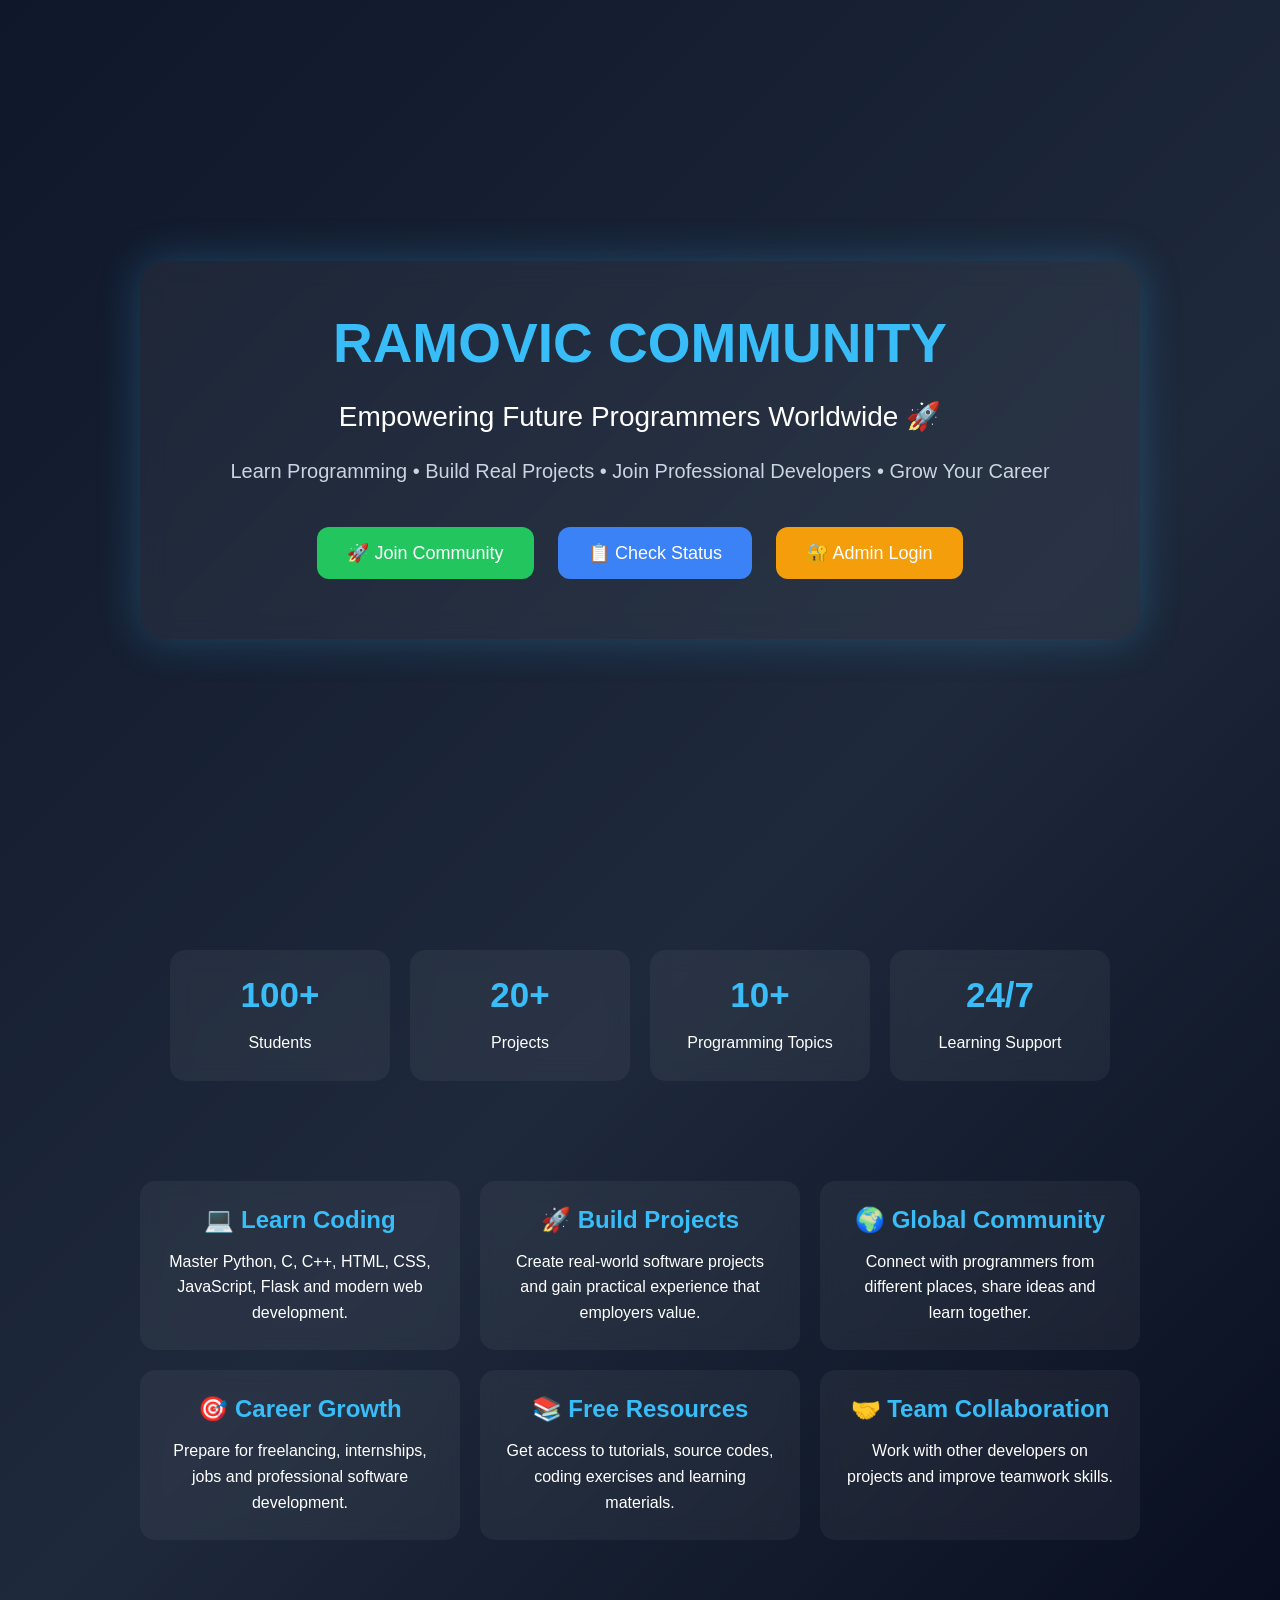
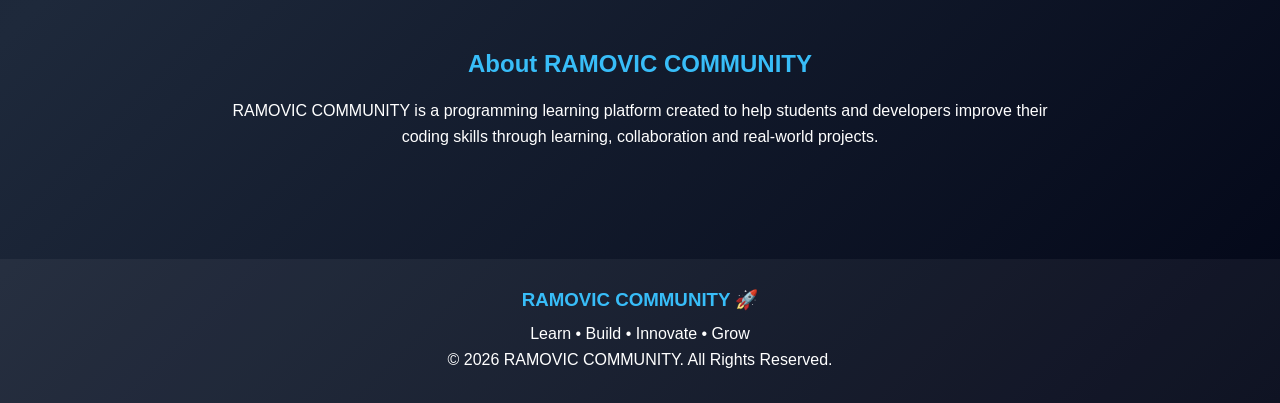
<file: templates/index.html>
<!DOCTYPE html>
<html lang="en">

<head>
<meta charset="UTF-8">
<meta name="viewport" content="width=device-width, initial-scale=1.0">

<title>RAMOVIC PROGRAMMING COMMUNITY</title>

<link rel="stylesheet" href="/static/style.css">

</head>

<body>

<section class="hero">

<div class="overlay">

<h1 class="title">
RAMOVIC COMMUNITY
</h1>

<p class="subtitle">
Empowering Future Programmers Worldwide 🚀
</p>

<p class="description">
Learn Programming • Build Real Projects • Join Professional Developers • Grow Your Career
</p>

<div class="buttons">

<a href="/register">
<button class="join-btn">
🚀 Join Community
</button>
</a>

<a href="/check-status">
<button class="status-btn">
📋 Check Status
</button>
</a>

<a href="/login">
<button class="admin-btn">
🔐 Admin Login
</button>
</a>

</div>

</div>

</section>

<section class="stats">

<div class="stat-box">
<h2>100+</h2>
<p>Students</p>
</div>

<div class="stat-box">
<h2>20+</h2>
<p>Projects</p>
</div>

<div class="stat-box">
<h2>10+</h2>
<p>Programming Topics</p>
</div>

<div class="stat-box">
<h2>24/7</h2>
<p>Learning Support</p>
</div>

</section>

<section class="features">

<div class="card">
<h2>💻 Learn Coding</h2>

<p>
Master Python, C, C++, HTML, CSS, JavaScript,
Flask and modern web development.
</p>

</div>

<div class="card">

<h2>🚀 Build Projects</h2>

<p>
Create real-world software projects and
gain practical experience that employers value.
</p>

</div>

<div class="card">

<h2>🌍 Global Community</h2>

<p>
Connect with programmers from different places,
share ideas and learn together.
</p>

</div>

<div class="card">

<h2>🎯 Career Growth</h2>

<p>
Prepare for freelancing, internships,
jobs and professional software development.
</p>

</div>

<div class="card">

<h2>📚 Free Resources</h2>

<p>
Get access to tutorials, source codes,
coding exercises and learning materials.
</p>

</div>

<div class="card">

<h2>🤝 Team Collaboration</h2>

<p>
Work with other developers on projects
and improve teamwork skills.
</p>

</div>

</section>

<section class="about">

<h2>About RAMOVIC COMMUNITY</h2>

<p>
RAMOVIC COMMUNITY is a programming learning platform
created to help students and developers improve their
coding skills through learning, collaboration and
real-world projects.
</p>

</section>

<footer>

<h3>RAMOVIC COMMUNITY 🚀</h3>

<p>
Learn • Build • Innovate • Grow
</p>

<p>
© 2026 RAMOVIC COMMUNITY. All Rights Reserved.
</p>

</footer>

</body>

</html>
</file>
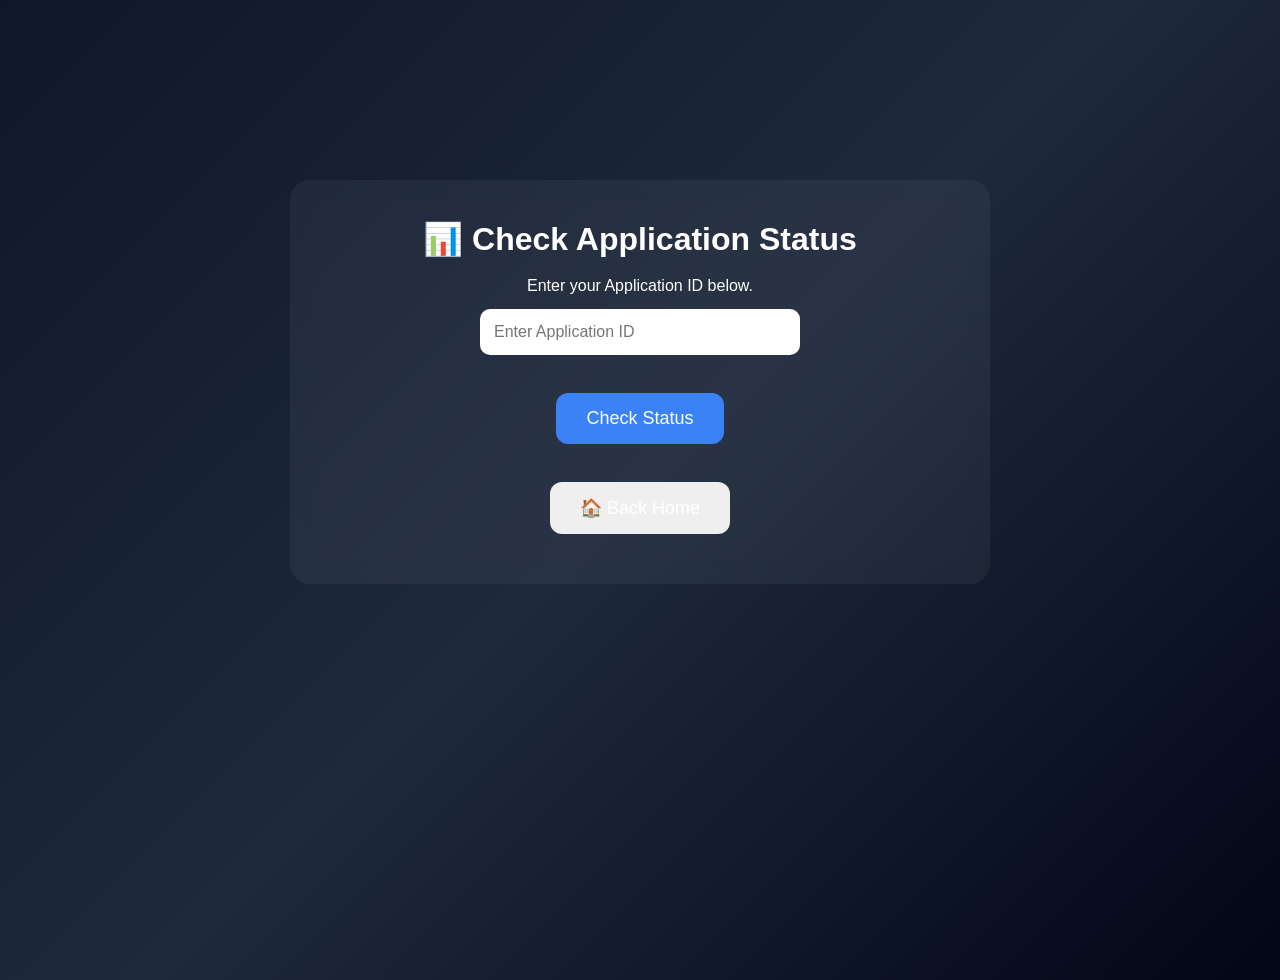
<file: templates/check_status.html>
<!DOCTYPE html>
<html>
<head>
<meta charset="UTF-8">
<meta name="viewport" content="width=device-width, initial-scale=1.0">

<title>Check Status</title>

<link rel="stylesheet" href="/static/style.css">
</head>

<body>

<div class="container">

<div class="status-card">

<h1>📊 Check Application Status</h1>

<p>
Enter your Application ID below.
</p>

<form method="POST" action="/search">

<input
type="number"
name="applicant_id"
placeholder="Enter Application ID"
required>

<br><br>

<button type="submit" class="status-btn">
Check Status
</button>

</form>

<br>

<a href="/">
<button>
🏠 Back Home
</button>
</a>

</div>

</div>

</body>
</html>
</file>
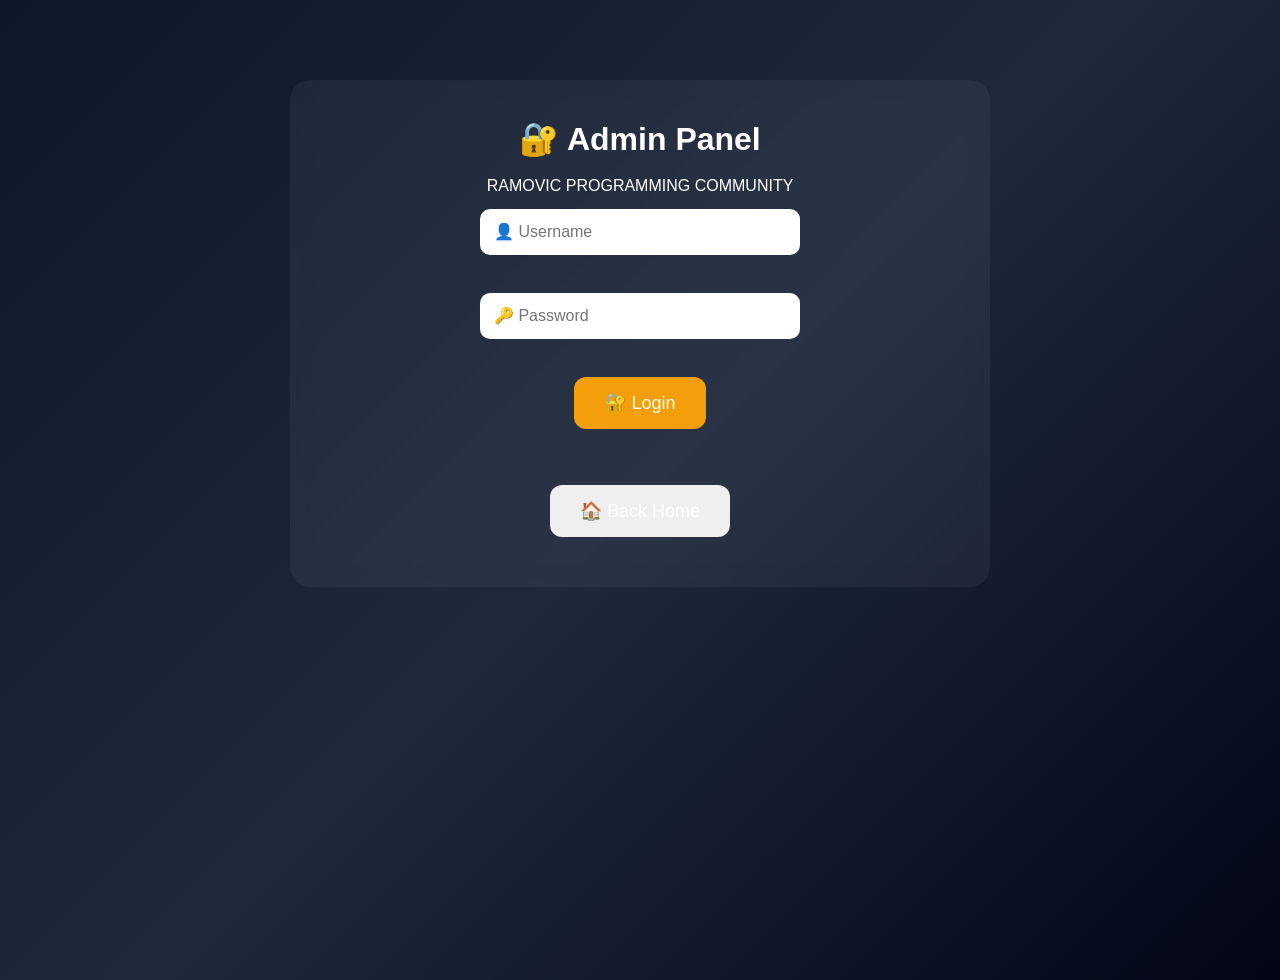
<file: templates/login.html>
<!DOCTYPE html>

<html>
<head>
<meta charset="UTF-8">
<meta name="viewport" content="width=device-width, initial-scale=1.0">
<title>RAMOVIC COMMUNITY - Admin Login</title>
<link rel="stylesheet" href="/static/style.css">
</head>

<body>

<div class="container status-card">

<h1>🔐 Admin Panel</h1>

<p>
RAMOVIC PROGRAMMING COMMUNITY
</p>

<form method="POST">

<input
type="text"
name="username"
placeholder="👤 Username"
required>

<br><br>

<input
type="password"
name="password"
placeholder="🔑 Password"
required>

<br><br>

<button type="submit" class="admin-btn">
🔐 Login
</button>

</form>

<br><br>

<a href="/">
<button>
🏠 Back Home
</button>
</a>

</div>

</body>
</html>
</file>
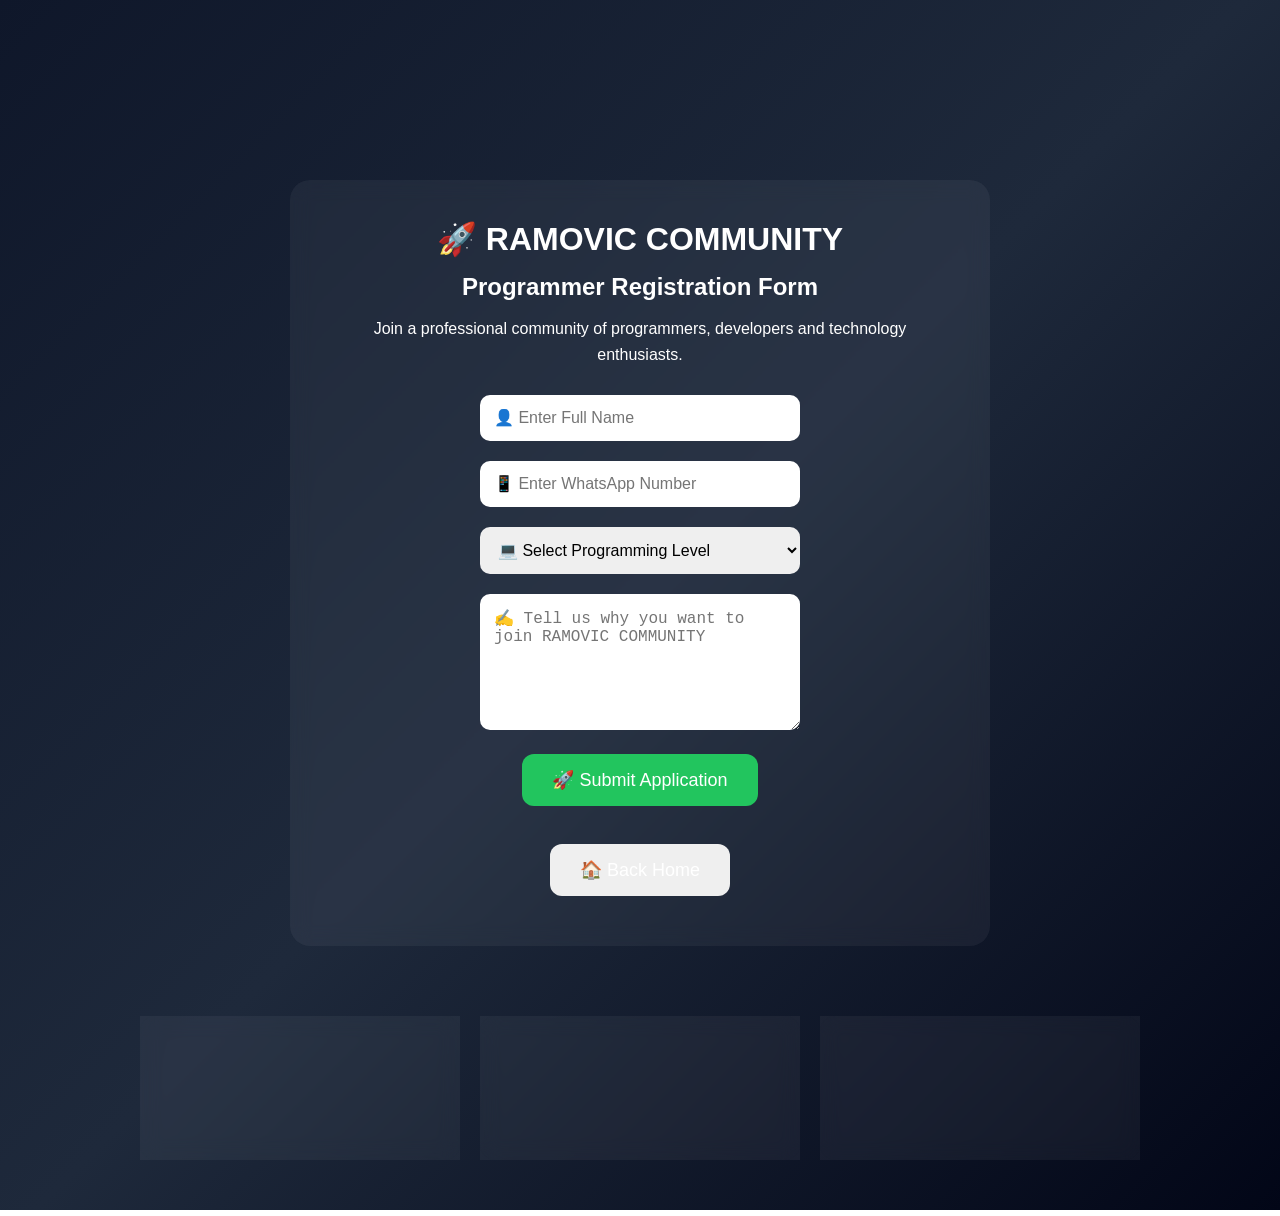
<file: templates/register.html>
<!DOCTYPE html>
<html lang="en">

<head>
<meta charset="UTF-8">
<meta name="viewport" content="width=device-width, initial-scale=1.0">

<title>RAMOVIC COMMUNITY - Registration</title>

<link rel="stylesheet" href="/static/style.css">

</head>

<body>

<div class="container">

<div class="status-card">

<h1>🚀 RAMOVIC COMMUNITY</h1>

<h2>Programmer Registration Form</h2>

<p>
Join a professional community of programmers,
developers and technology enthusiasts.
</p>

<br>

<form method="POST" action="/submit">

<input
type="text"
name="name"
placeholder="👤 Enter Full Name"
required>

<br>

<input
type="text"
name="phone"
placeholder="📱 Enter WhatsApp Number"
required>

<br>

<select name="level" required>

<option value="">
💻 Select Programming Level
</option>

<option>Beginner</option>

<option>Intermediate</option>

<option>Advanced</option>

</select>

<br>

<textarea
name="reason"
rows="6"
placeholder="✍️ Tell us why you want to join RAMOVIC COMMUNITY"
required></textarea>

<br>

<button type="submit" class="join-btn">
🚀 Submit Application
</button>

</form>

<br>

<a href="/">
<button>
🏠 Back Home
</button>
</a>

</div>

</div>

<section class="features">

<div class="card">
<h2>💻 Learn</h2>
<p>
Access programming resources and practical tutorials.
</p>
</div>

<div class="card">
<h2>🚀 Build</h2>
<p>
Work on projects and improve your coding skills.
</p>
</div>

<div class="card">
<h2>🌍 Connect</h2>
<p>
Meet other programmers and grow your network.
</p>
</div>

</section>

</body>
</html>
</file>
<file: static/style.css>
*{
    margin:0;
    padding:0;
    box-sizing:border-box;
}

body{
    background:linear-gradient(135deg,#0f172a,#1e293b,#020617);
    color:white;
    font-family:Arial,sans-serif;
    text-align:center;
    min-height:100vh;
}

/* HERO SECTION */

.hero{
    min-height:100vh;
    display:flex;
    justify-content:center;
    align-items:center;
    padding:20px;
}

.overlay{
    background:rgba(255,255,255,0.05);
    backdrop-filter:blur(12px);
    padding:50px;
    border-radius:25px;
    width:90%;
    max-width:1000px;
    box-shadow:0 0 40px rgba(56,189,248,0.25);
    animation:fadeIn 1.2s ease;
}

.title{
    font-size:55px;
    color:#38bdf8;
    margin-bottom:20px;
    font-weight:bold;
}

.subtitle{
    font-size:28px;
    margin-bottom:15px;
}

.description{
    font-size:20px;
    color:#cbd5e1;
    margin-bottom:30px;
}

/* BUTTONS */

.buttons{
    margin-top:25px;
}

button{
    padding:15px 30px;
    margin:10px;
    border:none;
    border-radius:12px;
    color:white;
    font-size:18px;
    cursor:pointer;
    transition:0.3s;
}

button:hover{
    transform:translateY(-5px);
}

.join-btn{
    background:#22c55e;
}

.join-btn:hover{
    background:#16a34a;
}

.admin-btn{
    background:#f59e0b;
}

.admin-btn:hover{
    background:#d97706;
}

.status-btn{
    background:#3b82f6;
}

.status-btn:hover{
    background:#2563eb;
}

/* STATS */

.stats{
    display:flex;
    flex-wrap:wrap;
    justify-content:center;
    gap:20px;
    padding:50px 20px;
}

.stat-box{
    background:rgba(255,255,255,0.05);
    backdrop-filter:blur(10px);
    width:220px;
    padding:25px;
    border-radius:15px;
    transition:0.3s;
}

.stat-box:hover{
    transform:translateY(-10px);
}

.stat-box h2{
    color:#38bdf8;
    font-size:35px;
}

/* FEATURES */

.features{
    display:flex;
    flex-wrap:wrap;
    justify-content:center;
    gap:20px;
    padding:50px 20px;
}

.card{
    background:rgba(255,255,255,0.05);
    backdrop-filter:blur(10px);
    width:320px;
    padding:25px;
    border-radius:15px;
    transition:0.3s;
}

.card:hover{
    transform:translateY(-10px);
}

.card h2{
    color:#38bdf8;
}

/* FORMS */

.container{
    margin-top:80px;
    padding:20px;
}

input,
select,
textarea{
    width:320px;
    padding:14px;
    margin:10px;
    border:none;
    border-radius:10px;
    font-size:16px;
}

/* STATUS CARD */

.status-card{
    background:rgba(255,255,255,0.05);
    backdrop-filter:blur(10px);
    padding:40px;
    border-radius:20px;
    max-width:700px;
    margin:auto;
    margin-top:80px;
}

.success{
    color:#22c55e;
}

.warning{
    color:#facc15;
}

.danger{
    color:#ef4444;
}

.green{
    background:#22c55e;
}

.red{
    background:#ef4444;
}

/* ABOUT */

.about{
    padding:60px 20px;
    max-width:900px;
    margin:auto;
}

.about h2{
    color:#38bdf8;
    margin-bottom:20px;
}

/* FOOTER */

footer{
    margin-top:50px;
    padding:30px;
    background:rgba(255,255,255,0.05);
}

footer h3{
    color:#38bdf8;
    margin-bottom:10px;
}

/* GENERAL */

a{
    text-decoration:none;
}

h1,h2,h3{
    margin-bottom:15px;
}

p{
    line-height:1.6;
}

/* ANIMATION */

@keyframes fadeIn{
    from{
        opacity:0;
        transform:translateY(30px);
    }
    to{
        opacity:1;
        transform:translateY(0);
    }
}

/* MOBILE */

@media(max-width:768px){

    .title{
        font-size:38px;
    }

    .subtitle{
        font-size:20px;
    }

    .description{
        font-size:16px;
    }

    .card,
    .stat-box{
        width:90%;
    }

    input,
    select,
    textarea{
        width:90%;
    }

    .overlay{
        padding:25px;
    }

}
</file>
